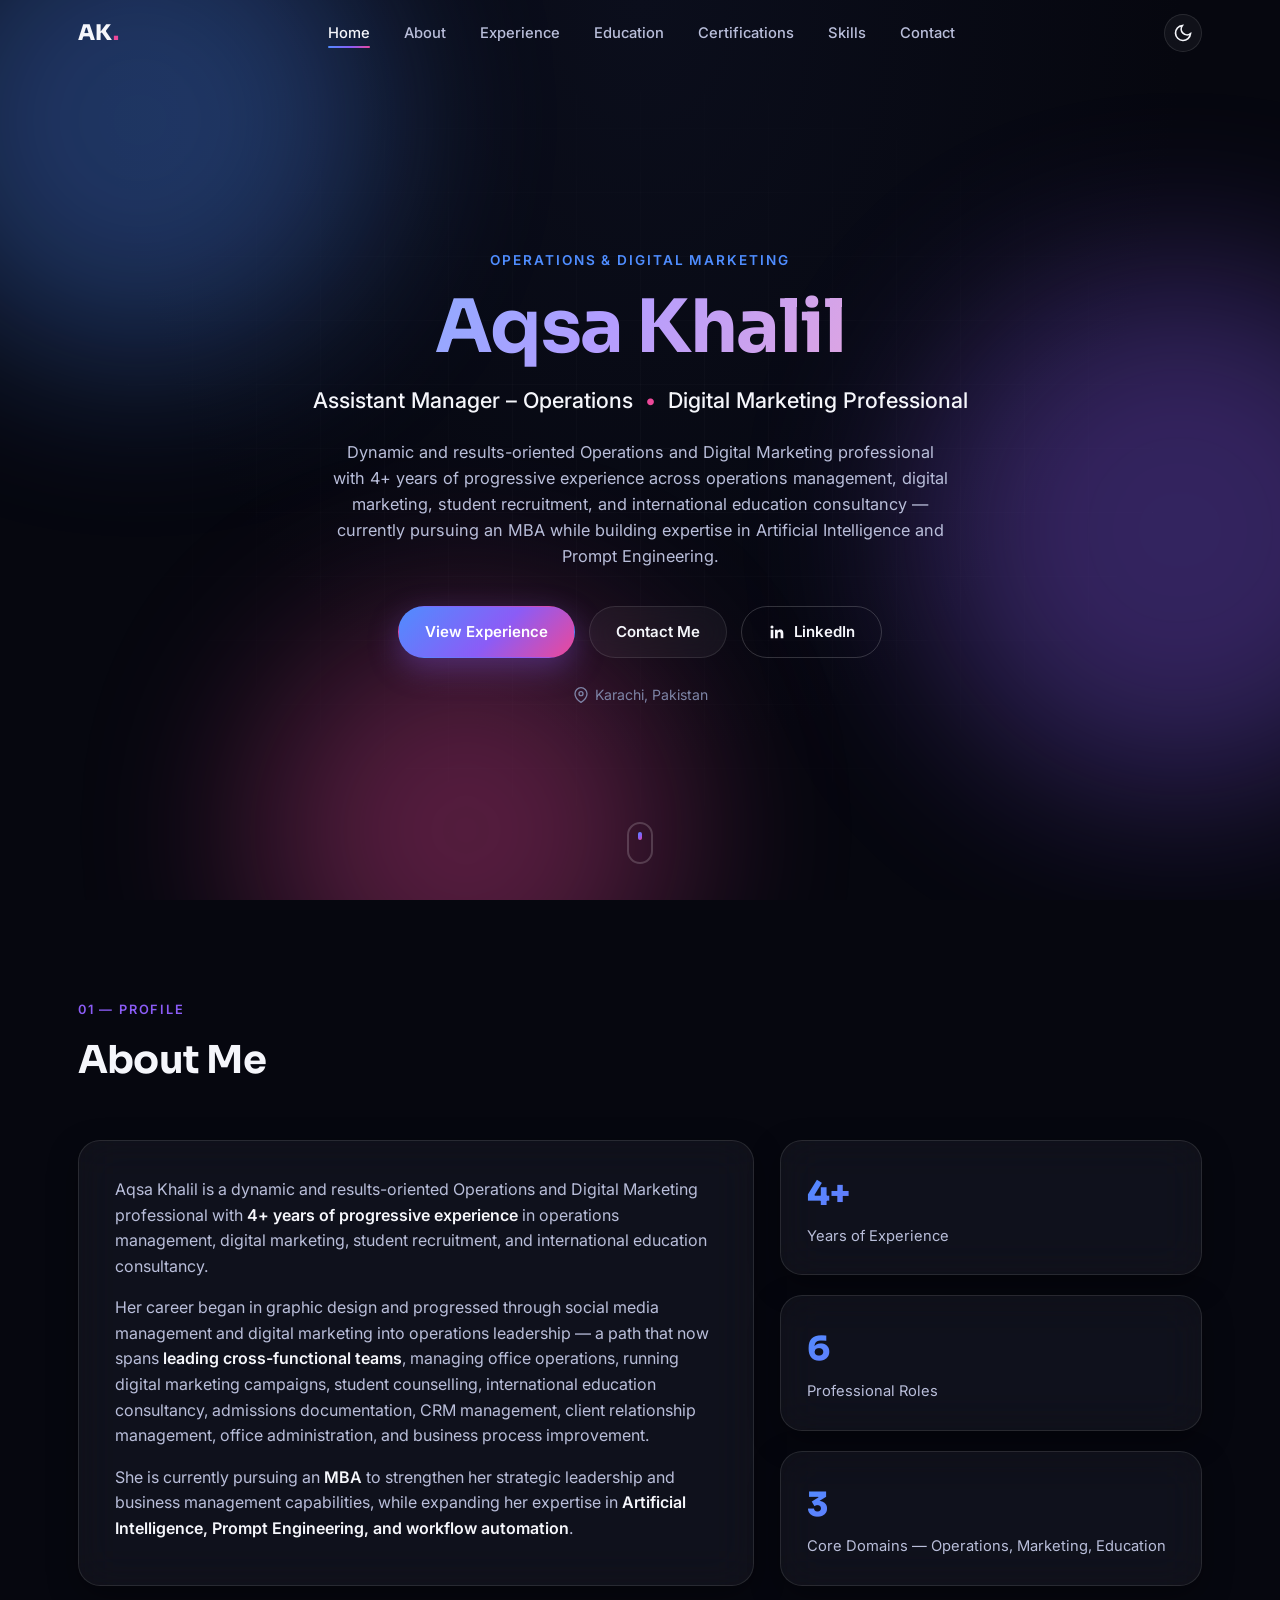
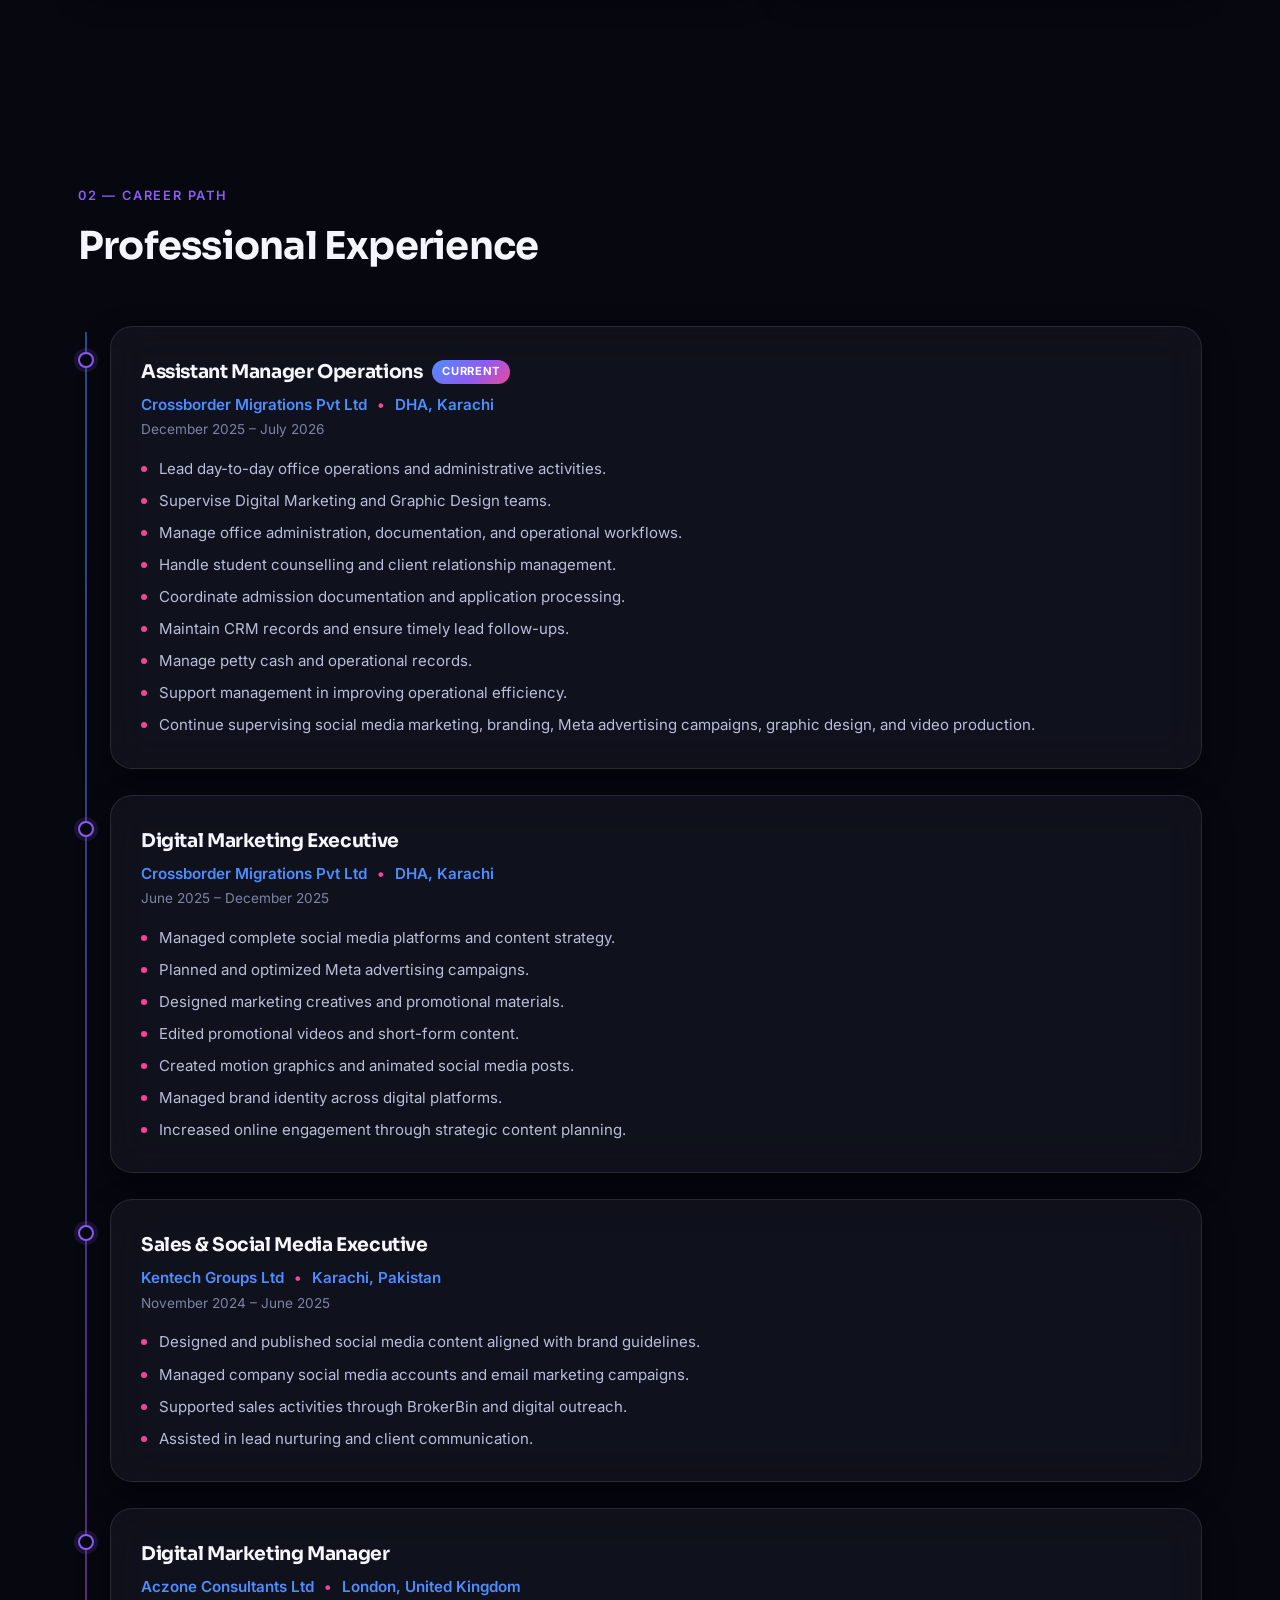
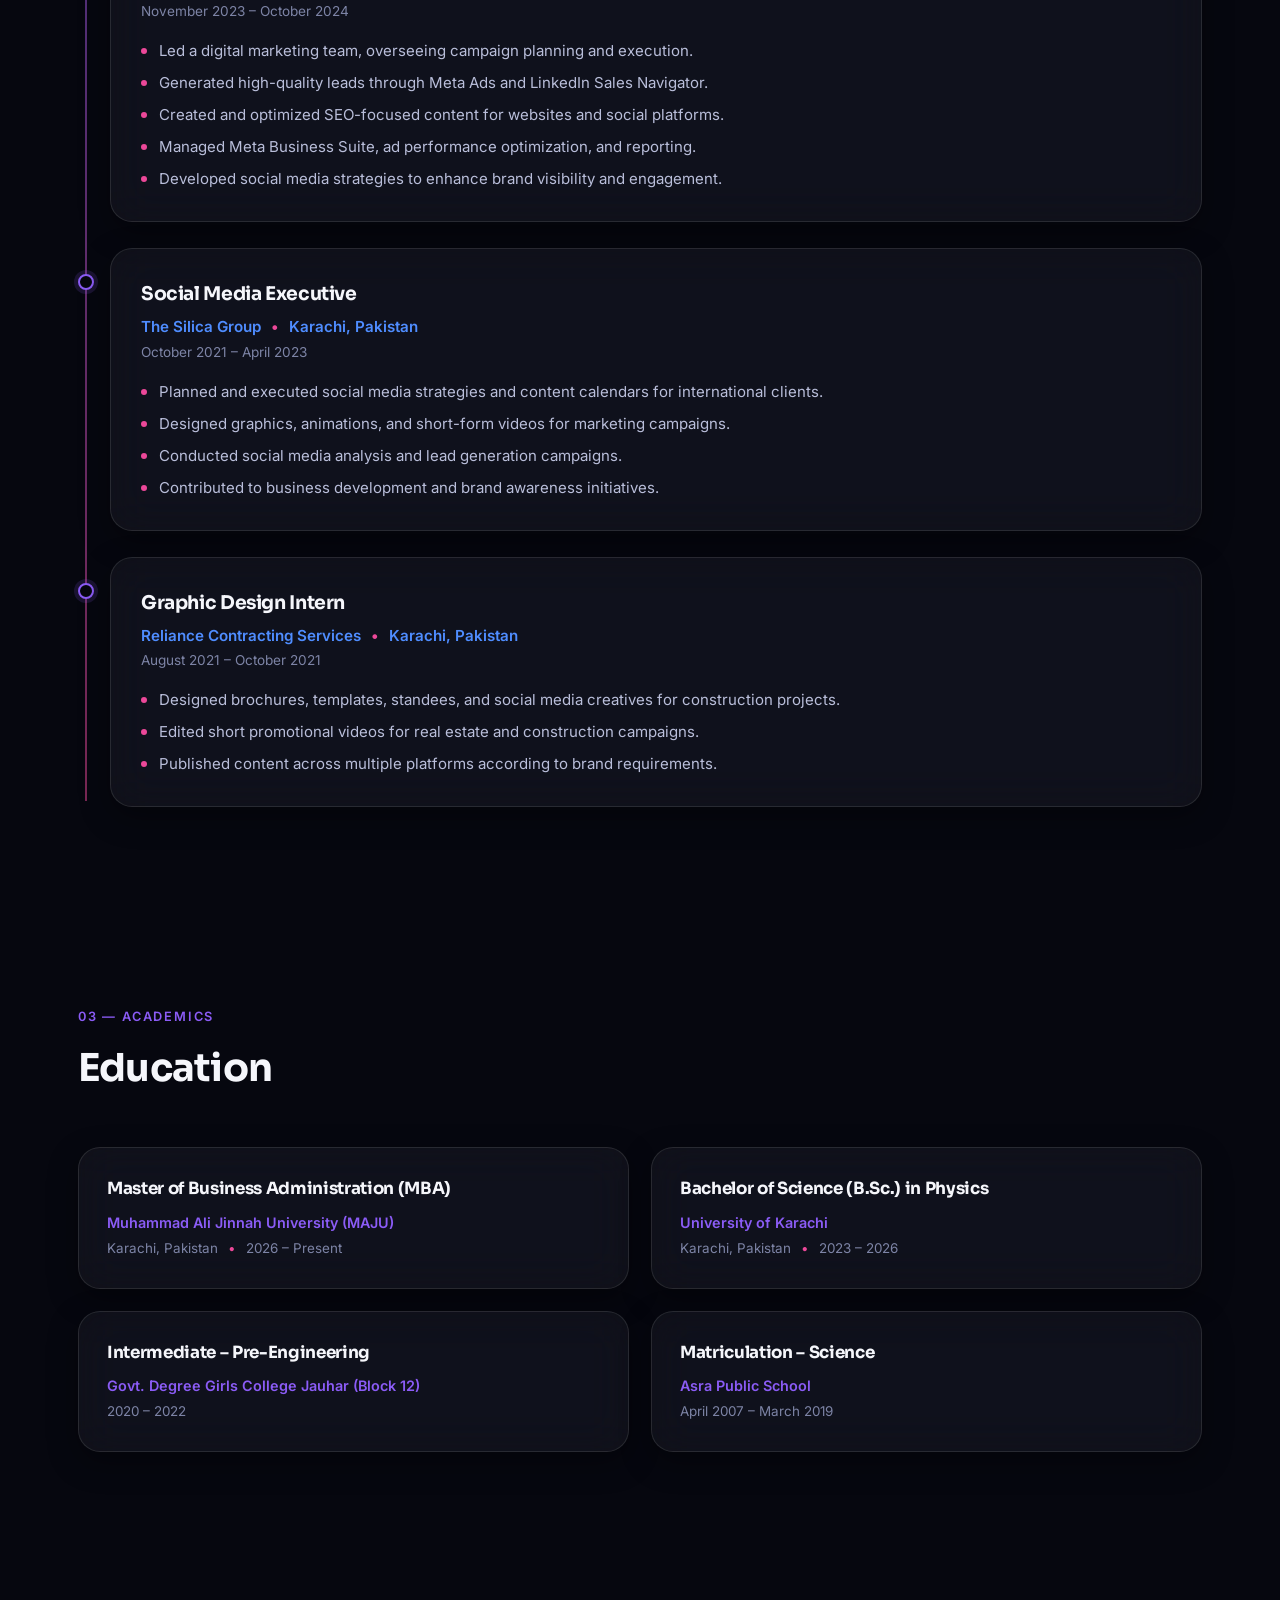
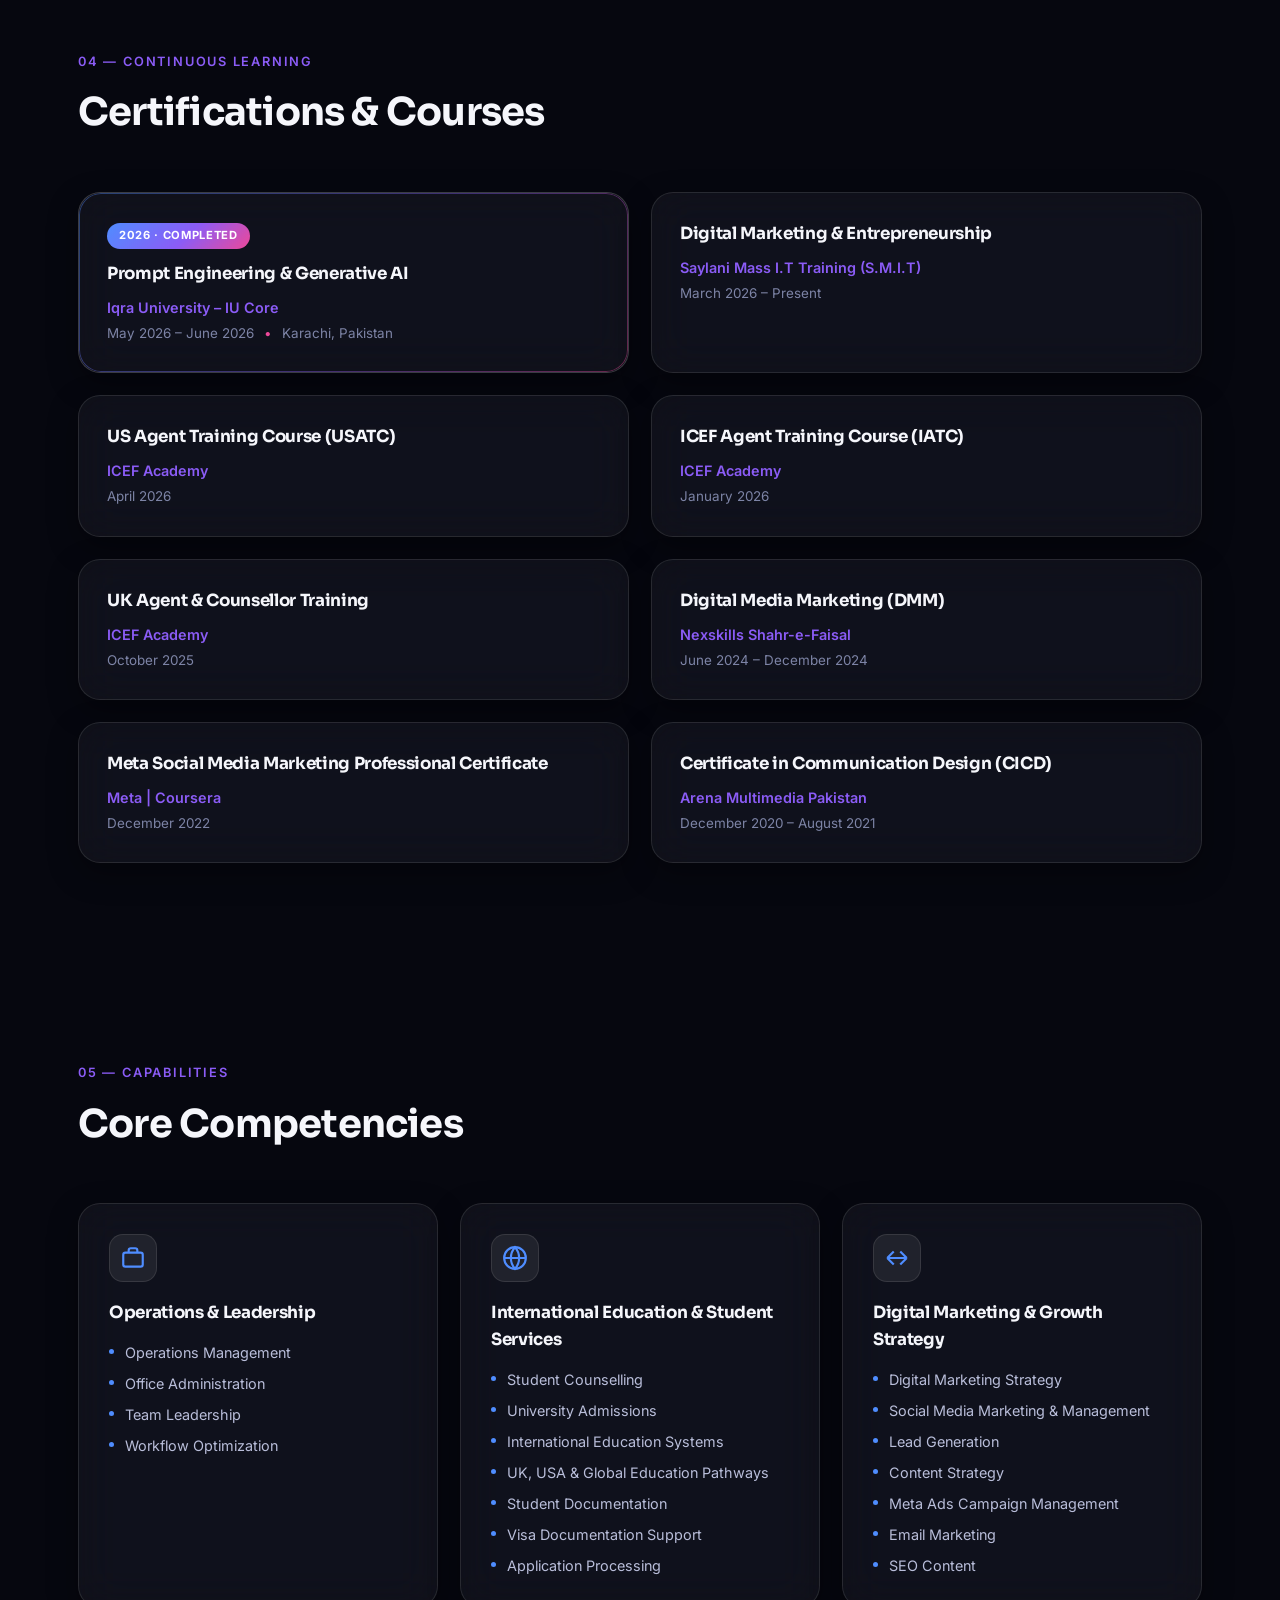
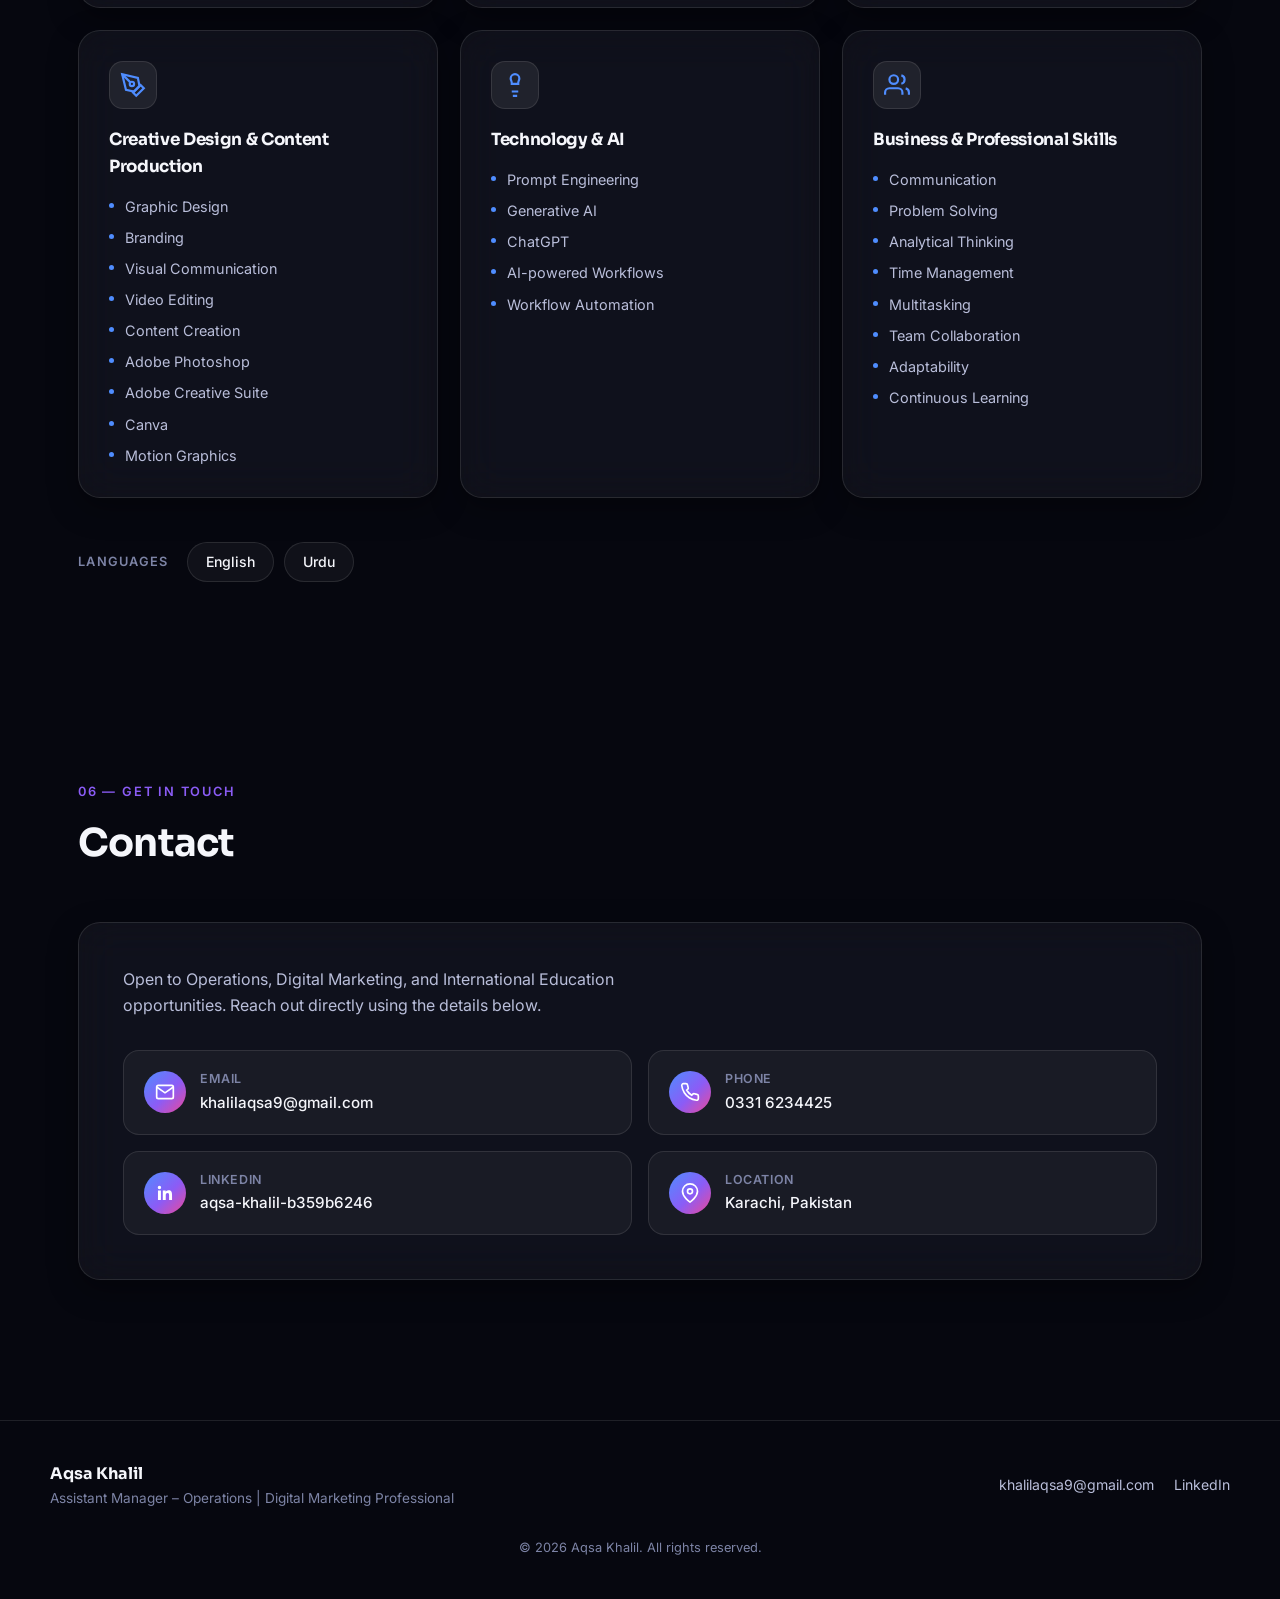
<file: index.html>
<!DOCTYPE html>
<html lang="en">
<head>
  <meta name="google-site-verification" content="27CHcpUorH9a-skUDf23ly5m2-nHBHPmfoUaOrddX_A" />
<meta charset="UTF-8">
<meta name="viewport" content="width=device-width, initial-scale=1.0">
<title>Aqsa Khalil | Operations & Digital Marketing Professional</title>
<meta name="description" content="Aqsa Khalil is an Operations and Digital Marketing professional with 4+ years of experience in operations management, digital marketing, international education consultancy, social media marketing, and AI-powered workflows.">
<meta name="keywords" content="Aqsa Khalil, Operations Manager, Digital Marketing, International Education Consultant, Student Counsellor, Meta Ads, Social Media Marketing, Karachi Pakistan">
<meta name="author" content="Aqsa Khalil">

<!-- Open Graph -->
<meta property="og:type" content="website">
<meta property="og:title" content="Aqsa Khalil | Operations & Digital Marketing Professional">
<meta property="og:description" content="Operations and Digital Marketing professional with 4+ years of experience in operations management, digital marketing, international education consultancy, and AI-powered workflows.">
<meta property="og:locale" content="en_US">

<link rel="preconnect" href="https://fonts.googleapis.com">
<link rel="preconnect" href="https://fonts.gstatic.com" crossorigin>
<link href="https://fonts.googleapis.com/css2?family=Sora:wght@400;500;600;700;800&family=Inter:wght@400;500;600;700&display=swap" rel="stylesheet">

<link rel="stylesheet" href="style.css">
</head>
<body>

<!-- Ambient background layers -->
<div class="bg-layer" aria-hidden="true">
  <div class="orb orb-blue"></div>
  <div class="orb orb-purple"></div>
  <div class="orb orb-pink"></div>
  <div class="grid-overlay"></div>
</div>

<!-- Skip link for accessibility -->
<a class="skip-link" href="#main">Skip to main content</a>

<!-- NAVBAR -->
<header class="navbar" id="navbar">
  <nav class="nav-container" aria-label="Primary navigation">
    <a href="#home" class="logo">AK<span class="logo-dot">.</span></a>

    <button class="nav-toggle" id="navToggle" aria-label="Toggle navigation menu" aria-expanded="false" aria-controls="navMenu">
      <span></span><span></span><span></span>
    </button>

    <ul class="nav-menu" id="navMenu">
      <li><a href="#home" class="nav-link active" data-nav>Home</a></li>
      <li><a href="#about" class="nav-link" data-nav>About</a></li>
      <li><a href="#experience" class="nav-link" data-nav>Experience</a></li>
      <li><a href="#education" class="nav-link" data-nav>Education</a></li>
      <li><a href="#certifications" class="nav-link" data-nav>Certifications</a></li>
      <li><a href="#skills" class="nav-link" data-nav>Skills</a></li>
      <li><a href="#contact" class="nav-link" data-nav>Contact</a></li>
    </ul>

    <button class="theme-toggle" id="themeToggle" aria-label="Toggle light and dark mode" title="Toggle theme">
      <svg class="icon-moon" width="20" height="20" viewBox="0 0 24 24" fill="none" stroke="currentColor" stroke-width="2"><path d="M21 12.79A9 9 0 1 1 11.21 3 7 7 0 0 0 21 12.79z"/></svg>
      <svg class="icon-sun" width="20" height="20" viewBox="0 0 24 24" fill="none" stroke="currentColor" stroke-width="2"><circle cx="12" cy="12" r="5"/><path d="M12 1v2M12 21v2M4.22 4.22l1.42 1.42M18.36 18.36l1.42 1.42M1 12h2M21 12h2M4.22 19.78l1.42-1.42M18.36 5.64l1.42-1.42"/></svg>
    </button>
  </nav>
</header>

<main id="main">

  <!-- HERO -->
  <section class="hero" id="home">
    <div class="hero-inner reveal">
      <p class="eyebrow">Operations &amp; Digital Marketing</p>
      <h1 class="hero-name">Aqsa Khalil</h1>
      <p class="hero-title">Assistant Manager – Operations <span class="dot-sep">•</span> Digital Marketing Professional</p>
      <p class="hero-intro">
        Dynamic and results-oriented Operations and Digital Marketing professional with 4+ years of
        progressive experience across operations management, digital marketing, student recruitment,
        and international education consultancy — currently pursuing an MBA while building expertise in
        Artificial Intelligence and Prompt Engineering.
      </p>
      <div class="hero-actions">
        <a href="#experience" class="btn btn-primary">View Experience</a>
        <a href="#contact" class="btn btn-glass">Contact Me</a>
        <a href="https://www.linkedin.com/in/aqsa-khalil-b359b6246/" target="_blank" rel="noopener noreferrer" class="btn btn-outline">
          <svg width="18" height="18" viewBox="0 0 24 24" fill="currentColor" aria-hidden="true"><path d="M20.45 20.45h-3.55v-5.57c0-1.33-.02-3.03-1.85-3.03-1.85 0-2.14 1.45-2.14 2.94v5.66H9.36V9h3.41v1.56h.05c.47-.9 1.63-1.85 3.36-1.85 3.6 0 4.27 2.37 4.27 5.45v6.29zM5.34 7.43a2.06 2.06 0 1 1 0-4.12 2.06 2.06 0 0 1 0 4.12zM7.12 20.45H3.56V9h3.56v11.45z"/></svg>
          LinkedIn
        </a>
      </div>
      <div class="hero-location">
        <svg width="16" height="16" viewBox="0 0 24 24" fill="none" stroke="currentColor" stroke-width="2"><path d="M21 10c0 7-9 13-9 13s-9-6-9-13a9 9 0 0 1 18 0z"/><circle cx="12" cy="10" r="3"/></svg>
        Karachi, Pakistan
      </div>
    </div>
    <a href="#about" class="scroll-cue" aria-label="Scroll to About section">
      <span></span>
    </a>
  </section>

  <!-- ABOUT -->
  <section class="section" id="about">
    <div class="section-head reveal">
      <p class="section-eyebrow">01 — Profile</p>
      <h2 class="section-title">About Me</h2>
    </div>

    <div class="about-grid">
      <div class="glass-card about-card reveal">
        <p>
          Aqsa Khalil is a dynamic and results-oriented Operations and Digital Marketing professional with
          <strong>4+ years of progressive experience</strong> in operations management, digital marketing,
          student recruitment, and international education consultancy.
        </p>
        <p>
          Her career began in graphic design and progressed through social media management and digital
          marketing into operations leadership — a path that now spans
          <strong>leading cross-functional teams</strong>, managing office operations, running digital
          marketing campaigns, student counselling, international education consultancy, admissions
          documentation, CRM management, client relationship management, office administration, and
          business process improvement.
        </p>
        <p>
          She is currently pursuing an <strong>MBA</strong> to strengthen her strategic leadership and
          business management capabilities, while expanding her expertise in
          <strong>Artificial Intelligence, Prompt Engineering, and workflow automation</strong>.
        </p>
      </div>

      <div class="about-stats reveal">
        <div class="glass-card stat-card">
          <span class="stat-number">4+</span>
          <span class="stat-label">Years of Experience</span>
        </div>
        <div class="glass-card stat-card">
          <span class="stat-number">6</span>
          <span class="stat-label">Professional Roles</span>
        </div>
        <div class="glass-card stat-card">
          <span class="stat-number">3</span>
          <span class="stat-label">Core Domains — Operations, Marketing, Education</span>
        </div>
      </div>
    </div>
  </section>

  <!-- EXPERIENCE -->
  <section class="section" id="experience">
    <div class="section-head reveal">
      <p class="section-eyebrow">02 — Career Path</p>
      <h2 class="section-title">Professional Experience</h2>
    </div>

    <div class="timeline">

      <article class="timeline-item reveal">
        <div class="timeline-marker"></div>
        <div class="glass-card timeline-card">
          <div class="timeline-card-head">
            <h3>Assistant Manager Operations</h3>
            <span class="timeline-current">Current</span>
          </div>
          <p class="timeline-company">Crossborder Migrations Pvt Ltd <span class="dot-sep">•</span> DHA, Karachi</p>
          <p class="timeline-dates">December 2025 – July 2026</p>
          <ul>
            <li>Lead day-to-day office operations and administrative activities.</li>
            <li>Supervise Digital Marketing and Graphic Design teams.</li>
            <li>Manage office administration, documentation, and operational workflows.</li>
            <li>Handle student counselling and client relationship management.</li>
            <li>Coordinate admission documentation and application processing.</li>
            <li>Maintain CRM records and ensure timely lead follow-ups.</li>
            <li>Manage petty cash and operational records.</li>
            <li>Support management in improving operational efficiency.</li>
            <li>Continue supervising social media marketing, branding, Meta advertising campaigns, graphic design, and video production.</li>
          </ul>
        </div>
      </article>

      <article class="timeline-item reveal">
        <div class="timeline-marker"></div>
        <div class="glass-card timeline-card">
          <div class="timeline-card-head"><h3>Digital Marketing Executive</h3></div>
          <p class="timeline-company">Crossborder Migrations Pvt Ltd <span class="dot-sep">•</span> DHA, Karachi</p>
          <p class="timeline-dates">June 2025 – December 2025</p>
          <ul>
            <li>Managed complete social media platforms and content strategy.</li>
            <li>Planned and optimized Meta advertising campaigns.</li>
            <li>Designed marketing creatives and promotional materials.</li>
            <li>Edited promotional videos and short-form content.</li>
            <li>Created motion graphics and animated social media posts.</li>
            <li>Managed brand identity across digital platforms.</li>
            <li>Increased online engagement through strategic content planning.</li>
          </ul>
        </div>
      </article>

      <article class="timeline-item reveal">
        <div class="timeline-marker"></div>
        <div class="glass-card timeline-card">
          <div class="timeline-card-head"><h3>Sales &amp; Social Media Executive</h3></div>
          <p class="timeline-company">Kentech Groups Ltd <span class="dot-sep">•</span> Karachi, Pakistan</p>
          <p class="timeline-dates">November 2024 – June 2025</p>
          <ul>
            <li>Designed and published social media content aligned with brand guidelines.</li>
            <li>Managed company social media accounts and email marketing campaigns.</li>
            <li>Supported sales activities through BrokerBin and digital outreach.</li>
            <li>Assisted in lead nurturing and client communication.</li>
          </ul>
        </div>
      </article>

      <article class="timeline-item reveal">
        <div class="timeline-marker"></div>
        <div class="glass-card timeline-card">
          <div class="timeline-card-head"><h3>Digital Marketing Manager</h3></div>
          <p class="timeline-company">Aczone Consultants Ltd <span class="dot-sep">•</span> London, United Kingdom</p>
          <p class="timeline-dates">November 2023 – October 2024</p>
          <ul>
            <li>Led a digital marketing team, overseeing campaign planning and execution.</li>
            <li>Generated high-quality leads through Meta Ads and LinkedIn Sales Navigator.</li>
            <li>Created and optimized SEO-focused content for websites and social platforms.</li>
            <li>Managed Meta Business Suite, ad performance optimization, and reporting.</li>
            <li>Developed social media strategies to enhance brand visibility and engagement.</li>
          </ul>
        </div>
      </article>

      <article class="timeline-item reveal">
        <div class="timeline-marker"></div>
        <div class="glass-card timeline-card">
          <div class="timeline-card-head"><h3>Social Media Executive</h3></div>
          <p class="timeline-company">The Silica Group <span class="dot-sep">•</span> Karachi, Pakistan</p>
          <p class="timeline-dates">October 2021 – April 2023</p>
          <ul>
            <li>Planned and executed social media strategies and content calendars for international clients.</li>
            <li>Designed graphics, animations, and short-form videos for marketing campaigns.</li>
            <li>Conducted social media analysis and lead generation campaigns.</li>
            <li>Contributed to business development and brand awareness initiatives.</li>
          </ul>
        </div>
      </article>

      <article class="timeline-item reveal">
        <div class="timeline-marker"></div>
        <div class="glass-card timeline-card">
          <div class="timeline-card-head"><h3>Graphic Design Intern</h3></div>
          <p class="timeline-company">Reliance Contracting Services <span class="dot-sep">•</span> Karachi, Pakistan</p>
          <p class="timeline-dates">August 2021 – October 2021</p>
          <ul>
            <li>Designed brochures, templates, standees, and social media creatives for construction projects.</li>
            <li>Edited short promotional videos for real estate and construction campaigns.</li>
            <li>Published content across multiple platforms according to brand requirements.</li>
          </ul>
        </div>
      </article>

    </div>
  </section>

  <!-- EDUCATION -->
  <section class="section" id="education">
    <div class="section-head reveal">
      <p class="section-eyebrow">03 — Academics</p>
      <h2 class="section-title">Education</h2>
    </div>

    <div class="edu-grid">
      <div class="glass-card edu-card reveal">
        <h3>Master of Business Administration (MBA)</h3>
        <p class="edu-school">Muhammad Ali Jinnah University (MAJU)</p>
        <p class="edu-meta">Karachi, Pakistan <span class="dot-sep">•</span> 2026 – Present</p>
      </div>
      <div class="glass-card edu-card reveal">
        <h3>Bachelor of Science (B.Sc.) in Physics</h3>
        <p class="edu-school">University of Karachi</p>
        <p class="edu-meta">Karachi, Pakistan <span class="dot-sep">•</span> 2023 – 2026</p>
      </div>
      <div class="glass-card edu-card reveal">
        <h3>Intermediate – Pre-Engineering</h3>
        <p class="edu-school">Govt. Degree Girls College Jauhar (Block 12)</p>
        <p class="edu-meta">2020 – 2022</p>
      </div>
      <div class="glass-card edu-card reveal">
        <h3>Matriculation – Science</h3>
        <p class="edu-school">Asra Public School</p>
        <p class="edu-meta">April 2007 – March 2019</p>
      </div>
    </div>
  </section>

  <!-- CERTIFICATIONS -->
  <section class="section" id="certifications">
    <div class="section-head reveal">
      <p class="section-eyebrow">04 — Continuous Learning</p>
      <h2 class="section-title">Certifications &amp; Courses</h2>
    </div>

    <div class="cert-grid">
      <div class="glass-card cert-card cert-highlight reveal">
        <span class="cert-badge">2026 · Completed</span>
        <h3>Prompt Engineering &amp; Generative AI</h3>
        <p class="cert-org">Iqra University – IU Core</p>
        <p class="edu-meta">May 2026 – June 2026 <span class="dot-sep">•</span> Karachi, Pakistan</p>
      </div>
      <div class="glass-card cert-card reveal">
        <h3>Digital Marketing &amp; Entrepreneurship</h3>
        <p class="cert-org">Saylani Mass I.T Training (S.M.I.T)</p>
        <p class="edu-meta">March 2026 – Present</p>
      </div>
      <div class="glass-card cert-card reveal">
        <h3>US Agent Training Course (USATC)</h3>
        <p class="cert-org">ICEF Academy</p>
        <p class="edu-meta">April 2026</p>
      </div>
      <div class="glass-card cert-card reveal">
        <h3>ICEF Agent Training Course (IATC)</h3>
        <p class="cert-org">ICEF Academy</p>
        <p class="edu-meta">January 2026</p>
      </div>
      <div class="glass-card cert-card reveal">
        <h3>UK Agent &amp; Counsellor Training</h3>
        <p class="cert-org">ICEF Academy</p>
        <p class="edu-meta">October 2025</p>
      </div>
      <div class="glass-card cert-card reveal">
        <h3>Digital Media Marketing (DMM)</h3>
        <p class="cert-org">Nexskills Shahr-e-Faisal</p>
        <p class="edu-meta">June 2024 – December 2024</p>
      </div>
      <div class="glass-card cert-card reveal">
        <h3>Meta Social Media Marketing Professional Certificate</h3>
        <p class="cert-org">Meta | Coursera</p>
        <p class="edu-meta">December 2022</p>
      </div>
      <div class="glass-card cert-card reveal">
        <h3>Certificate in Communication Design (CICD)</h3>
        <p class="cert-org">Arena Multimedia Pakistan</p>
        <p class="edu-meta">December 2020 – August 2021</p>
      </div>
    </div>
  </section>

  <!-- SKILLS -->
  <section class="section" id="skills">
    <div class="section-head reveal">
      <p class="section-eyebrow">05 — Capabilities</p>
      <h2 class="section-title">Core Competencies</h2>
    </div>

    <div class="skills-grid">
      <div class="glass-card skill-card reveal">
        <div class="skill-icon" aria-hidden="true">
          <svg width="26" height="26" viewBox="0 0 24 24" fill="none" stroke="currentColor" stroke-width="2"><rect x="3" y="7" width="18" height="13" rx="2"/><path d="M8 7V5a2 2 0 0 1 2-2h4a2 2 0 0 1 2 2v2"/></svg>
        </div>
        <h3>Operations &amp; Leadership</h3>
        <ul class="skill-list">
          <li>Operations Management</li>
          <li>Office Administration</li>
          <li>Team Leadership</li>
          <li>Workflow Optimization</li>
        </ul>
      </div>

      <div class="glass-card skill-card reveal">
        <div class="skill-icon" aria-hidden="true">
          <svg width="26" height="26" viewBox="0 0 24 24" fill="none" stroke="currentColor" stroke-width="2"><circle cx="12" cy="12" r="10"/><path d="M2 12h20M12 2a15 15 0 0 1 0 20 15 15 0 0 1 0-20z"/></svg>
        </div>
        <h3>International Education &amp; Student Services</h3>
        <ul class="skill-list">
          <li>Student Counselling</li>
          <li>University Admissions</li>
          <li>International Education Systems</li>
          <li>UK, USA &amp; Global Education Pathways</li>
          <li>Student Documentation</li>
          <li>Visa Documentation Support</li>
          <li>Application Processing</li>
        </ul>
      </div>

      <div class="glass-card skill-card reveal">
        <div class="skill-icon" aria-hidden="true">
          <svg width="26" height="26" viewBox="0 0 24 24" fill="none" stroke="currentColor" stroke-width="2"><path d="M3 12l6-6M3 12l6 6M21 12l-6-6M21 12l-6 6M3 12h18"/></svg>
        </div>
        <h3>Digital Marketing &amp; Growth Strategy</h3>
        <ul class="skill-list">
          <li>Digital Marketing Strategy</li>
          <li>Social Media Marketing &amp; Management</li>
          <li>Lead Generation</li>
          <li>Content Strategy</li>
          <li>Meta Ads Campaign Management</li>
          <li>Email Marketing</li>
          <li>SEO Content</li>
        </ul>
      </div>

      <div class="glass-card skill-card reveal">
        <div class="skill-icon" aria-hidden="true">
          <svg width="26" height="26" viewBox="0 0 24 24" fill="none" stroke="currentColor" stroke-width="2"><path d="M12 19l7-7 3 3-7 7-3-3z"/><path d="M18 13l-1.5-7.5L2 2l3.5 14.5L13 18l5-5z"/><path d="M2 2l7.586 7.586"/><circle cx="11" cy="11" r="2"/></svg>
        </div>
        <h3>Creative Design &amp; Content Production</h3>
        <ul class="skill-list">
          <li>Graphic Design</li>
          <li>Branding</li>
          <li>Visual Communication</li>
          <li>Video Editing</li>
          <li>Content Creation</li>
          <li>Adobe Photoshop</li>
          <li>Adobe Creative Suite</li>
          <li>Canva</li>
          <li>Motion Graphics</li>
        </ul>
      </div>

      <div class="glass-card skill-card reveal">
        <div class="skill-icon" aria-hidden="true">
          <svg width="26" height="26" viewBox="0 0 24 24" fill="none" stroke="currentColor" stroke-width="2"><path d="M12 2a4 4 0 0 1 4 4c0 1.5-1 2.5-1 4v1H9v-1c0-1.5-1-2.5-1-4a4 4 0 0 1 4-4z"/><path d="M9 18h6M10 22h4"/></svg>
        </div>
        <h3>Technology &amp; AI</h3>
        <ul class="skill-list">
          <li>Prompt Engineering</li>
          <li>Generative AI</li>
          <li>ChatGPT</li>
          <li>AI-powered Workflows</li>
          <li>Workflow Automation</li>
        </ul>
      </div>

      <div class="glass-card skill-card reveal">
        <div class="skill-icon" aria-hidden="true">
          <svg width="26" height="26" viewBox="0 0 24 24" fill="none" stroke="currentColor" stroke-width="2"><path d="M17 21v-2a4 4 0 0 0-4-4H5a4 4 0 0 0-4 4v2"/><circle cx="9" cy="7" r="4"/><path d="M23 21v-2a4 4 0 0 0-3-3.87M16 3.13a4 4 0 0 1 0 7.75"/></svg>
        </div>
        <h3>Business &amp; Professional Skills</h3>
        <ul class="skill-list">
          <li>Communication</li>
          <li>Problem Solving</li>
          <li>Analytical Thinking</li>
          <li>Time Management</li>
          <li>Multitasking</li>
          <li>Team Collaboration</li>
          <li>Adaptability</li>
          <li>Continuous Learning</li>
        </ul>
      </div>
    </div>

    <div class="languages reveal">
      <span class="languages-label">Languages</span>
      <div class="language-pills">
        <span class="pill">English</span>
        <span class="pill">Urdu</span>
      </div>
    </div>
  </section>

  <!-- CONTACT -->
  <section class="section" id="contact">
    <div class="section-head reveal">
      <p class="section-eyebrow">06 — Get In Touch</p>
      <h2 class="section-title">Contact</h2>
    </div>

    <div class="glass-card contact-card reveal">
      <p class="contact-intro">
        Open to Operations, Digital Marketing, and International Education opportunities.
        Reach out directly using the details below.
      </p>
      <div class="contact-grid">
        <a href="mailto:khalilaqsa9@gmail.com" class="contact-item">
          <span class="contact-icon">
            <svg width="20" height="20" viewBox="0 0 24 24" fill="none" stroke="currentColor" stroke-width="2"><rect x="2" y="4" width="20" height="16" rx="2"/><path d="M22 6l-10 7L2 6"/></svg>
          </span>
          <span>
            <strong>Email</strong>
            <span>khalilaqsa9@gmail.com</span>
          </span>
        </a>

        <a href="tel:03316234425" class="contact-item">
          <span class="contact-icon">
            <svg width="20" height="20" viewBox="0 0 24 24" fill="none" stroke="currentColor" stroke-width="2"><path d="M22 16.92v3a2 2 0 0 1-2.18 2 19.79 19.79 0 0 1-8.63-3.07 19.5 19.5 0 0 1-6-6 19.79 19.79 0 0 1-3.07-8.67A2 2 0 0 1 4.11 2h3a2 2 0 0 1 2 1.72c.127.96.362 1.903.7 2.81a2 2 0 0 1-.45 2.11L8.09 9.91a16 16 0 0 0 6 6l1.27-1.27a2 2 0 0 1 2.11-.45c.907.338 1.85.573 2.81.7A2 2 0 0 1 22 16.92z"/></svg>
          </span>
          <span>
            <strong>Phone</strong>
            <span>0331 6234425</span>
          </span>
        </a>

        <a href="https://www.linkedin.com/in/aqsa-khalil-b359b6246/" target="_blank" rel="noopener noreferrer" class="contact-item">
          <span class="contact-icon">
            <svg width="20" height="20" viewBox="0 0 24 24" fill="currentColor"><path d="M20.45 20.45h-3.55v-5.57c0-1.33-.02-3.03-1.85-3.03-1.85 0-2.14 1.45-2.14 2.94v5.66H9.36V9h3.41v1.56h.05c.47-.9 1.63-1.85 3.36-1.85 3.6 0 4.27 2.37 4.27 5.45v6.29zM5.34 7.43a2.06 2.06 0 1 1 0-4.12 2.06 2.06 0 0 1 0 4.12zM7.12 20.45H3.56V9h3.56v11.45z"/></svg>
          </span>
          <span>
            <strong>LinkedIn</strong>
            <span>aqsa-khalil-b359b6246</span>
          </span>
        </a>

        <div class="contact-item contact-item-static">
          <span class="contact-icon">
            <svg width="20" height="20" viewBox="0 0 24 24" fill="none" stroke="currentColor" stroke-width="2"><path d="M21 10c0 7-9 13-9 13s-9-6-9-13a9 9 0 0 1 18 0z"/><circle cx="12" cy="10" r="3"/></svg>
          </span>
          <span>
            <strong>Location</strong>
            <span>Karachi, Pakistan</span>
          </span>
        </div>
      </div>
    </div>
  </section>

</main>

<!-- FOOTER -->
<footer class="footer">
  <div class="footer-inner">
    <div class="footer-brand">
      <span class="footer-name">Aqsa Khalil</span>
      <span class="footer-title">Assistant Manager – Operations | Digital Marketing Professional</span>
    </div>
    <div class="footer-links">
      <a href="mailto:khalilaqsa9@gmail.com">khalilaqsa9@gmail.com</a>
      <a href="https://www.linkedin.com/in/aqsa-khalil-b359b6246/" target="_blank" rel="noopener noreferrer">LinkedIn</a>
    </div>
    <p class="footer-copy">&copy; <span id="year"></span> Aqsa Khalil. All rights reserved.</p>
  </div>
</footer>

<button class="back-to-top" id="backToTop" aria-label="Back to top">
  <svg width="20" height="20" viewBox="0 0 24 24" fill="none" stroke="currentColor" stroke-width="2"><path d="M12 19V5M5 12l7-7 7 7"/></svg>
</button>

<script src="script.js"></script>
</body>
</html>
</file>
<file: style.css>
/* =========================================================
   AQSA KHALIL — PORTFOLIO
   Premium glassmorphism design system
   ========================================================= */

:root {
  /* Palette — dark (default) */
  --bg-0: #06070f;
  --bg-1: #0b0e1c;
  --bg-2: #10132a;

  --glass-bg: rgba(255, 255, 255, 0.045);
  --glass-bg-strong: rgba(255, 255, 255, 0.07);
  --glass-border: rgba(255, 255, 255, 0.10);
  --glass-border-strong: rgba(255, 255, 255, 0.18);

  --text-0: #f5f6fb;
  --text-1: #b9beda;
  --text-2: #7d84a6;

  --accent-blue: #4f8dff;
  --accent-purple: #8b5cf6;
  --accent-pink: #ec4899;

  --gradient-primary: linear-gradient(135deg, var(--accent-blue), var(--accent-purple) 55%, var(--accent-pink));
  --gradient-text: linear-gradient(120deg, #7db2ff, #b39dff 45%, #f0a8d6);

  --shadow-glow: 0 8px 40px rgba(79, 141, 255, 0.12);
  --shadow-card: 0 10px 30px rgba(0, 0, 0, 0.35);

  --radius-lg: 22px;
  --radius-md: 16px;
  --radius-sm: 10px;

  --font-display: "Sora", "Segoe UI", sans-serif;
  --font-body: "Inter", "Segoe UI", sans-serif;

  --ease: cubic-bezier(0.16, 1, 0.3, 1);
}

[data-theme="light"] {
  --bg-0: #eef0f8;
  --bg-1: #f4f5fb;
  --bg-2: #e7e9f6;

  --glass-bg: rgba(255, 255, 255, 0.55);
  --glass-bg-strong: rgba(255, 255, 255, 0.75);
  --glass-border: rgba(20, 24, 55, 0.10);
  --glass-border-strong: rgba(20, 24, 55, 0.18);

  --text-0: #14172c;
  --text-1: #3d4266;
  --text-2: #6a6f94;

  --shadow-glow: 0 8px 40px rgba(79, 141, 255, 0.10);
  --shadow-card: 0 10px 30px rgba(60, 70, 130, 0.10);
}

* { margin: 0; padding: 0; box-sizing: border-box; }

html {
  scroll-behavior: smooth;
  scroll-padding-top: 90px;
}

body {
  font-family: var(--font-body);
  background: var(--bg-0);
  color: var(--text-0);
  line-height: 1.6;
  overflow-x: hidden;
  transition: background 0.4s var(--ease), color 0.4s var(--ease);
}

h1, h2, h3, h4 { font-family: var(--font-display); font-weight: 700; letter-spacing: -0.02em; }

a { color: inherit; text-decoration: none; }
ul { list-style: none; }
img { max-width: 100%; display: block; }
button { font: inherit; cursor: pointer; background: none; border: none; color: inherit; }

.skip-link {
  position: absolute;
  left: -999px;
  top: 0;
  background: var(--accent-purple);
  color: #fff;
  padding: 10px 16px;
  z-index: 999;
  border-radius: 0 0 8px 0;
}
.skip-link:focus { left: 0; }

:focus-visible {
  outline: 2px solid var(--accent-blue);
  outline-offset: 3px;
  border-radius: 4px;
}

/* =============== AMBIENT BACKGROUND =============== */
.bg-layer {
  position: fixed;
  inset: 0;
  z-index: -1;
  overflow: hidden;
  background: radial-gradient(ellipse at top, var(--bg-1), var(--bg-0) 60%);
}

.orb {
  position: absolute;
  border-radius: 50%;
  filter: blur(90px);
  opacity: 0.35;
  will-change: transform;
}
.orb-blue   { width: 480px; height: 480px; background: var(--accent-blue);   top: -120px; left: -100px; animation: float1 22s ease-in-out infinite; }
.orb-purple { width: 520px; height: 520px; background: var(--accent-purple); top: 30%;    right: -160px; animation: float2 26s ease-in-out infinite; }
.orb-pink   { width: 420px; height: 420px; background: var(--accent-pink);   bottom: -140px; left: 20%; animation: float3 24s ease-in-out infinite; }

[data-theme="light"] .orb { opacity: 0.18; }

@keyframes float1 { 0%,100% { transform: translate(0,0); } 50% { transform: translate(40px, 60px); } }
@keyframes float2 { 0%,100% { transform: translate(0,0); } 50% { transform: translate(-50px, 40px); } }
@keyframes float3 { 0%,100% { transform: translate(0,0); } 50% { transform: translate(30px, -40px); } }

.grid-overlay {
  position: absolute;
  inset: 0;
  background-image:
    linear-gradient(rgba(255,255,255,0.025) 1px, transparent 1px),
    linear-gradient(90deg, rgba(255,255,255,0.025) 1px, transparent 1px);
  background-size: 64px 64px;
  mask-image: radial-gradient(ellipse at center, black, transparent 75%);
}
[data-theme="light"] .grid-overlay { display: none; }

@media (prefers-reduced-motion: reduce) {
  .orb { animation: none; }
  html { scroll-behavior: auto; }
  * { animation-duration: 0.001s !important; transition-duration: 0.001s !important; }
}

/* =============== GLASS CARD BASE =============== */
.glass-card {
  background: var(--glass-bg);
  border: 1px solid var(--glass-border);
  border-radius: var(--radius-lg);
  backdrop-filter: blur(20px) saturate(140%);
  -webkit-backdrop-filter: blur(20px) saturate(140%);
  box-shadow: var(--shadow-card);
  position: relative;
  transition: border-color 0.35s var(--ease), transform 0.35s var(--ease), box-shadow 0.35s var(--ease), background 0.35s var(--ease);
}

.glass-card::before {
    content: "";
    position: absolute;
    inset: 0;
    border-radius: inherit;
    padding: 1px;
    background: var(--gradient-primary);
    opacity: 0;

    -webkit-mask: linear-gradient(#fff 0 0) content-box, linear-gradient(#fff 0 0);
    mask: linear-gradient(#fff 0 0) content-box, linear-gradient(#fff 0 0);

    -webkit-mask-composite: xor;
    mask-composite: exclude;

    transition: opacity 0.35s var(--ease);
    pointer-events: none;
}
.glass-card:hover::before { opacity: 0.55; }
.glass-card:hover {
  transform: translateY(-4px);
  border-color: var(--glass-border-strong);
  box-shadow: 0 16px 44px rgba(139, 92, 246, 0.16);
}

/* =============== NAVBAR =============== */
.navbar {
  position: fixed;
  top: 0; left: 0; right: 0;
  z-index: 100;
  padding: 14px 0;
  transition: background 0.35s var(--ease), border-color 0.35s var(--ease), backdrop-filter 0.35s var(--ease);
  border-bottom: 1px solid transparent;
}
.navbar.scrolled {
  background: rgba(8, 10, 20, 0.6);
  backdrop-filter: blur(18px) saturate(140%);
  -webkit-backdrop-filter: blur(18px) saturate(140%);
  border-bottom: 1px solid var(--glass-border);
}
[data-theme="light"] .navbar.scrolled { background: rgba(244, 245, 251, 0.7); }

.nav-container {
  max-width: 1180px;
  margin: 0 auto;
  padding: 0 28px;
  display: flex;
  align-items: center;
  justify-content: space-between;
  gap: 20px;
}

.logo {
  font-family: var(--font-display);
  font-weight: 800;
  font-size: 1.35rem;
  letter-spacing: 0.02em;
}
.logo-dot { color: var(--accent-pink); }

.nav-menu {
  display: flex;
  align-items: center;
  gap: 6px;
}

.nav-link {
  position: relative;
  padding: 8px 14px;
  font-size: 0.92rem;
  font-weight: 500;
  color: var(--text-1);
  border-radius: 999px;
  transition: color 0.25s var(--ease), background 0.25s var(--ease);
}
.nav-link:hover { color: var(--text-0); background: var(--glass-bg); }
.nav-link.active { color: var(--text-0); }
.nav-link.active::after {
  content: "";
  position: absolute;
  left: 14px; right: 14px; bottom: 2px;
  height: 2px;
  border-radius: 2px;
  background: var(--gradient-primary);
}

.theme-toggle {
  display: grid;
  place-items: center;
  width: 38px; height: 38px;
  border-radius: 50%;
  border: 1px solid var(--glass-border);
  background: var(--glass-bg);
  color: var(--text-0);
  flex-shrink: 0;
  transition: border-color 0.25s var(--ease), transform 0.25s var(--ease);
}
.theme-toggle:hover { border-color: var(--glass-border-strong); transform: rotate(15deg); }
.icon-sun { display: none; }
[data-theme="light"] .icon-sun { display: block; }
[data-theme="light"] .icon-moon { display: none; }

.nav-toggle {
  display: none;
  flex-direction: column;
  justify-content: center;
  gap: 5px;
  width: 38px; height: 38px;
}
.nav-toggle span {
  width: 100%;
  height: 2px;
  background: var(--text-0);
  border-radius: 2px;
  transition: transform 0.3s var(--ease), opacity 0.3s var(--ease);
}
.nav-toggle.active span:nth-child(1) { transform: translateY(7px) rotate(45deg); }
.nav-toggle.active span:nth-child(2) { opacity: 0; }
.nav-toggle.active span:nth-child(3) { transform: translateY(-7px) rotate(-45deg); }

/* =============== HERO =============== */
.hero {
  min-height: 100svh;
  display: flex;
  flex-direction: column;
  align-items: center;
  justify-content: center;
  text-align: center;
  padding: 140px 24px 80px;
  position: relative;
}

.hero-inner { max-width: 780px; }

.eyebrow {
  font-size: 0.85rem;
  font-weight: 600;
  letter-spacing: 0.14em;
  text-transform: uppercase;
  color: var(--accent-blue);
  margin-bottom: 18px;
}

.hero-name {
  font-size: clamp(2.6rem, 7vw, 4.6rem);
  line-height: 1.05;
  background: var(--gradient-text);
  -webkit-background-clip: text;
  background-clip: text;
  color: transparent;
  margin-bottom: 16px;
}

.hero-title {
  font-size: clamp(1.05rem, 2.4vw, 1.35rem);
  font-weight: 500;
  color: var(--text-0);
  margin-bottom: 22px;
}
.dot-sep { color: var(--accent-pink); margin: 0 6px; }

.hero-intro {
  color: var(--text-1);
  font-size: 1.02rem;
  max-width: 620px;
  margin: 0 auto 36px;
}

.hero-actions {
  display: flex;
  flex-wrap: wrap;
  gap: 14px;
  justify-content: center;
  margin-bottom: 26px;
}

.btn {
  display: inline-flex;
  align-items: center;
  gap: 8px;
  padding: 13px 26px;
  border-radius: 999px;
  font-weight: 600;
  font-size: 0.94rem;
  transition: transform 0.3s var(--ease), box-shadow 0.3s var(--ease), border-color 0.3s var(--ease), background 0.3s var(--ease);
  border: 1px solid transparent;
}
.btn:hover { transform: translateY(-2px); }

.btn-primary {
  background: var(--gradient-primary);
  color: #fff;
  box-shadow: 0 10px 30px rgba(139, 92, 246, 0.35);
}
.btn-primary:hover { box-shadow: 0 14px 38px rgba(139, 92, 246, 0.48); }

.btn-glass {
  background: var(--glass-bg);
  border-color: var(--glass-border);
  color: var(--text-0);
  backdrop-filter: blur(14px);
}
.btn-glass:hover { border-color: var(--glass-border-strong); background: var(--glass-bg-strong); }

.btn-outline {
  border-color: var(--glass-border-strong);
  color: var(--text-0);
}
.btn-outline:hover { border-color: var(--accent-blue); background: var(--glass-bg); }

.hero-location {
  display: inline-flex;
  align-items: center;
  gap: 6px;
  color: var(--text-2);
  font-size: 0.88rem;
}

.scroll-cue {
  position: absolute;
  bottom: 36px;
  left: 50%;
  transform: translateX(-50%);
  width: 26px; height: 42px;
  border: 2px solid var(--glass-border-strong);
  border-radius: 20px;
  display: flex;
  justify-content: center;
  padding-top: 8px;
}
.scroll-cue span {
  width: 4px; height: 8px;
  border-radius: 2px;
  background: var(--gradient-primary);
  animation: scrollCue 1.8s ease-in-out infinite;
}
@keyframes scrollCue {
  0% { opacity: 1; transform: translateY(0); }
  70% { opacity: 0; transform: translateY(14px); }
  100% { opacity: 0; }
}

/* =============== SECTIONS =============== */
.section {
  max-width: 1180px;
  margin: 0 auto;
  padding: 100px 28px;
}

.section-head { margin-bottom: 48px; }

.section-eyebrow {
  font-size: 0.8rem;
  font-weight: 600;
  letter-spacing: 0.14em;
  text-transform: uppercase;
  color: var(--accent-purple);
  margin-bottom: 10px;
}

.section-title {
  font-size: clamp(1.8rem, 4vw, 2.4rem);
  color: var(--text-0);
}

/* Reveal-on-scroll */
.reveal {
  opacity: 0;
  transform: translateY(28px);
  transition: opacity 0.8s var(--ease), transform 0.8s var(--ease);
}
.reveal.is-visible { opacity: 1; transform: translateY(0); }

/* =============== ABOUT =============== */
.about-grid {
  display: grid;
  grid-template-columns: 1.6fr 1fr;
  gap: 26px;
  align-items: stretch;
}

.about-card { padding: 36px; }
.about-card p { color: var(--text-1); margin-bottom: 16px; }
.about-card p:last-child { margin-bottom: 0; }
.about-card strong { color: var(--text-0); font-weight: 600; }

.about-stats { display: flex; flex-direction: column; gap: 20px; }
.stat-card { padding: 26px; display: flex; flex-direction: column; gap: 4px; flex: 1; justify-content: center; }
.stat-number {
  font-family: var(--font-display);
  font-size: 2.1rem;
  font-weight: 800;
  background: var(--gradient-primary);
  -webkit-background-clip: text;
  background-clip: text;
  color: transparent;
}
.stat-label { color: var(--text-1); font-size: 0.92rem; }

/* =============== EXPERIENCE TIMELINE =============== */
.timeline {
  position: relative;
  padding-left: 32px;
}
.timeline::before {
  content: "";
  position: absolute;
  left: 7px; top: 6px; bottom: 6px;
  width: 2px;
  background: linear-gradient(var(--accent-blue), var(--accent-purple), var(--accent-pink));
  opacity: 0.5;
}

.timeline-item {
  position: relative;
  margin-bottom: 26px;
}
.timeline-item:last-child { margin-bottom: 0; }

.timeline-marker {
  position: absolute;
  left: -32px;
  top: 26px;
  width: 16px; height: 16px;
  border-radius: 50%;
  background: var(--bg-0);
  border: 2px solid var(--accent-purple);
  box-shadow: 0 0 0 4px rgba(139, 92, 246, 0.15);
}

.timeline-card { padding: 30px; }

.timeline-card-head {
  display: flex;
  align-items: center;
  flex-wrap: wrap;
  gap: 10px;
  margin-bottom: 6px;
}
.timeline-card-head h3 { font-size: 1.18rem; color: var(--text-0); }

.timeline-current {
  font-size: 0.7rem;
  font-weight: 700;
  letter-spacing: 0.06em;
  text-transform: uppercase;
  padding: 3px 10px;
  border-radius: 999px;
  background: var(--gradient-primary);
  color: #fff;
}

.timeline-company { color: var(--accent-blue); font-weight: 600; font-size: 0.95rem; margin-bottom: 2px; }
.timeline-dates { color: var(--text-2); font-size: 0.85rem; margin-bottom: 16px; }

.timeline-card ul { display: flex; flex-direction: column; gap: 8px; }
.timeline-card li {
  color: var(--text-1);
  font-size: 0.94rem;
  padding-left: 18px;
  position: relative;
}
.timeline-card li::before {
  content: "";
  position: absolute;
  left: 0; top: 9px;
  width: 6px; height: 6px;
  border-radius: 50%;
  background: var(--accent-pink);
}

/* =============== EDUCATION / CERTIFICATIONS =============== */
.edu-grid, .cert-grid {
  display: grid;
  grid-template-columns: repeat(2, 1fr);
  gap: 22px;
}

.edu-card, .cert-card { padding: 28px; }
.edu-card h3, .cert-card h3 { font-size: 1.05rem; color: var(--text-0); margin-bottom: 8px; }
.edu-school, .cert-org { color: var(--accent-purple); font-weight: 600; font-size: 0.9rem; margin-bottom: 4px; }
.edu-meta { color: var(--text-2); font-size: 0.84rem; }

.cert-highlight { border-color: var(--glass-border-strong); }
.cert-highlight::before { opacity: 0.4; }
.cert-badge {
  display: inline-block;
  font-size: 0.7rem;
  font-weight: 700;
  letter-spacing: 0.06em;
  text-transform: uppercase;
  padding: 4px 12px;
  border-radius: 999px;
  background: var(--gradient-primary);
  color: #fff;
  margin-bottom: 12px;
}

/* =============== SKILLS =============== */
.skills-grid {
  display: grid;
  grid-template-columns: repeat(3, 1fr);
  gap: 22px;
  margin-bottom: 44px;
}

.skill-card { padding: 30px; }
.skill-icon {
  width: 48px; height: 48px;
  border-radius: 14px;
  display: grid;
  place-items: center;
  background: var(--glass-bg-strong);
  border: 1px solid var(--glass-border);
  color: var(--accent-blue);
  margin-bottom: 18px;
  transition: transform 0.35s var(--ease), color 0.35s var(--ease);
}
.skill-card:hover .skill-icon { transform: scale(1.08) rotate(-4deg); color: var(--accent-pink); }

.skill-card h3 { font-size: 1.05rem; margin-bottom: 14px; color: var(--text-0); }
.skill-list { display: flex; flex-direction: column; gap: 8px; }
.skill-list li {
  color: var(--text-1);
  font-size: 0.9rem;
  padding-left: 16px;
  position: relative;
}
.skill-list li::before {
  content: "";
  position: absolute;
  left: 0; top: 8px;
  width: 5px; height: 5px;
  border-radius: 50%;
  background: var(--accent-blue);
}

.languages {
  display: flex;
  align-items: center;
  gap: 18px;
  flex-wrap: wrap;
}
.languages-label {
  font-size: 0.8rem;
  font-weight: 600;
  letter-spacing: 0.1em;
  text-transform: uppercase;
  color: var(--text-2);
}
.language-pills { display: flex; gap: 10px; }
.pill {
  padding: 8px 18px;
  border-radius: 999px;
  background: var(--glass-bg);
  border: 1px solid var(--glass-border);
  font-size: 0.88rem;
  font-weight: 500;
  color: var(--text-0);
}

/* =============== CONTACT =============== */
.contact-card { padding: 44px; }
.contact-intro { color: var(--text-1); margin-bottom: 32px; max-width: 560px; }

.contact-grid {
  display: grid;
  grid-template-columns: repeat(2, 1fr);
  gap: 16px;
}

.contact-item {
  display: flex;
  align-items: center;
  gap: 14px;
  padding: 18px 20px;
  border-radius: var(--radius-md);
  background: var(--glass-bg);
  border: 1px solid var(--glass-border);
  transition: border-color 0.3s var(--ease), transform 0.3s var(--ease), background 0.3s var(--ease);
}
.contact-item:hover {
  border-color: var(--glass-border-strong);
  transform: translateY(-3px);
  background: var(--glass-bg-strong);
}
.contact-item-static { cursor: default; }
.contact-item-static:hover { transform: none; }

.contact-icon {
  width: 42px; height: 42px;
  flex-shrink: 0;
  border-radius: 50%;
  display: grid;
  place-items: center;
  background: var(--gradient-primary);
  color: #fff;
}

.contact-item span > span {
  display: block;
}
.contact-item strong { display: block; font-size: 0.78rem; color: var(--text-2); font-weight: 600; text-transform: uppercase; letter-spacing: 0.05em; margin-bottom: 2px; }
.contact-item span span { color: var(--text-0); font-size: 0.95rem; font-weight: 500; }

/* =============== FOOTER =============== */
.footer {
  border-top: 1px solid var(--glass-border);
  padding: 40px 28px;
  margin-top: 40px;
}
.footer-inner {
  max-width: 1180px;
  margin: 0 auto;
  display: flex;
  flex-wrap: wrap;
  align-items: center;
  justify-content: space-between;
  gap: 18px;
}
.footer-brand { display: flex; flex-direction: column; gap: 2px; }
.footer-name { font-family: var(--font-display); font-weight: 700; color: var(--text-0); }
.footer-title { color: var(--text-2); font-size: 0.85rem; }
.footer-links { display: flex; gap: 20px; }
.footer-links a { color: var(--text-1); font-size: 0.88rem; transition: color 0.25s var(--ease); }
.footer-links a:hover { color: var(--accent-blue); }
.footer-copy { width: 100%; text-align: center; color: var(--text-2); font-size: 0.8rem; margin-top: 10px; }

/* =============== BACK TO TOP =============== */
.back-to-top {
  position: fixed;
  bottom: 28px;
  right: 28px;
  width: 46px; height: 46px;
  border-radius: 50%;
  background: var(--glass-bg-strong);
  border: 1px solid var(--glass-border-strong);
  backdrop-filter: blur(14px);
  color: var(--text-0);
  display: grid;
  place-items: center;
  opacity: 0;
  pointer-events: none;
  transform: translateY(12px);
  transition: opacity 0.3s var(--ease), transform 0.3s var(--ease), border-color 0.3s var(--ease);
  z-index: 90;
}
.back-to-top.visible { opacity: 1; pointer-events: auto; transform: translateY(0); }
.back-to-top:hover { border-color: var(--accent-blue); }

/* =============== RESPONSIVE =============== */
@media (max-width: 900px) {
  .about-grid { grid-template-columns: 1fr; }
  .skills-grid { grid-template-columns: repeat(2, 1fr); }
  .contact-grid { grid-template-columns: 1fr; }
}

@media (max-width: 760px) {
  .nav-toggle { display: flex; }

  .nav-menu {
    position: fixed;
    top: 68px;
    right: 16px;
    left: 16px;
    flex-direction: column;
    align-items: stretch;
    gap: 4px;
    padding: 14px;
    background: var(--glass-bg-strong);
    border: 1px solid var(--glass-border);
    border-radius: var(--radius-md);
    backdrop-filter: blur(20px) saturate(140%);
    -webkit-backdrop-filter: blur(20px) saturate(140%);
    box-shadow: var(--shadow-card);
    transform: translateY(-12px);
    opacity: 0;
    pointer-events: none;
    transition: opacity 0.3s var(--ease), transform 0.3s var(--ease);
  }
  .nav-menu.open {
    transform: translateY(0);
    opacity: 1;
    pointer-events: auto;
  }
  .nav-link { display: block; padding: 12px 14px; }
  .nav-link.active::after { display: none; }
  .nav-link.active { background: var(--glass-bg); }

  .theme-toggle { order: 3; }

  .edu-grid, .cert-grid { grid-template-columns: 1fr; }
  .skills-grid { grid-template-columns: 1fr; }

  .timeline { padding-left: 26px; }
  .timeline-marker { left: -26px; }

  .section { padding: 72px 20px; }
  .hero { padding: 120px 20px 64px; }
}

@media (max-width: 420px) {
  .hero-actions { flex-direction: column; width: 100%; }
  .btn { width: 100%; justify-content: center; }
}

/* FIX: Always show content if reveal JS fails */
.reveal {
    opacity: 1 !important;
    transform: none !important;
    visibility: visible !important;
}
</file>
